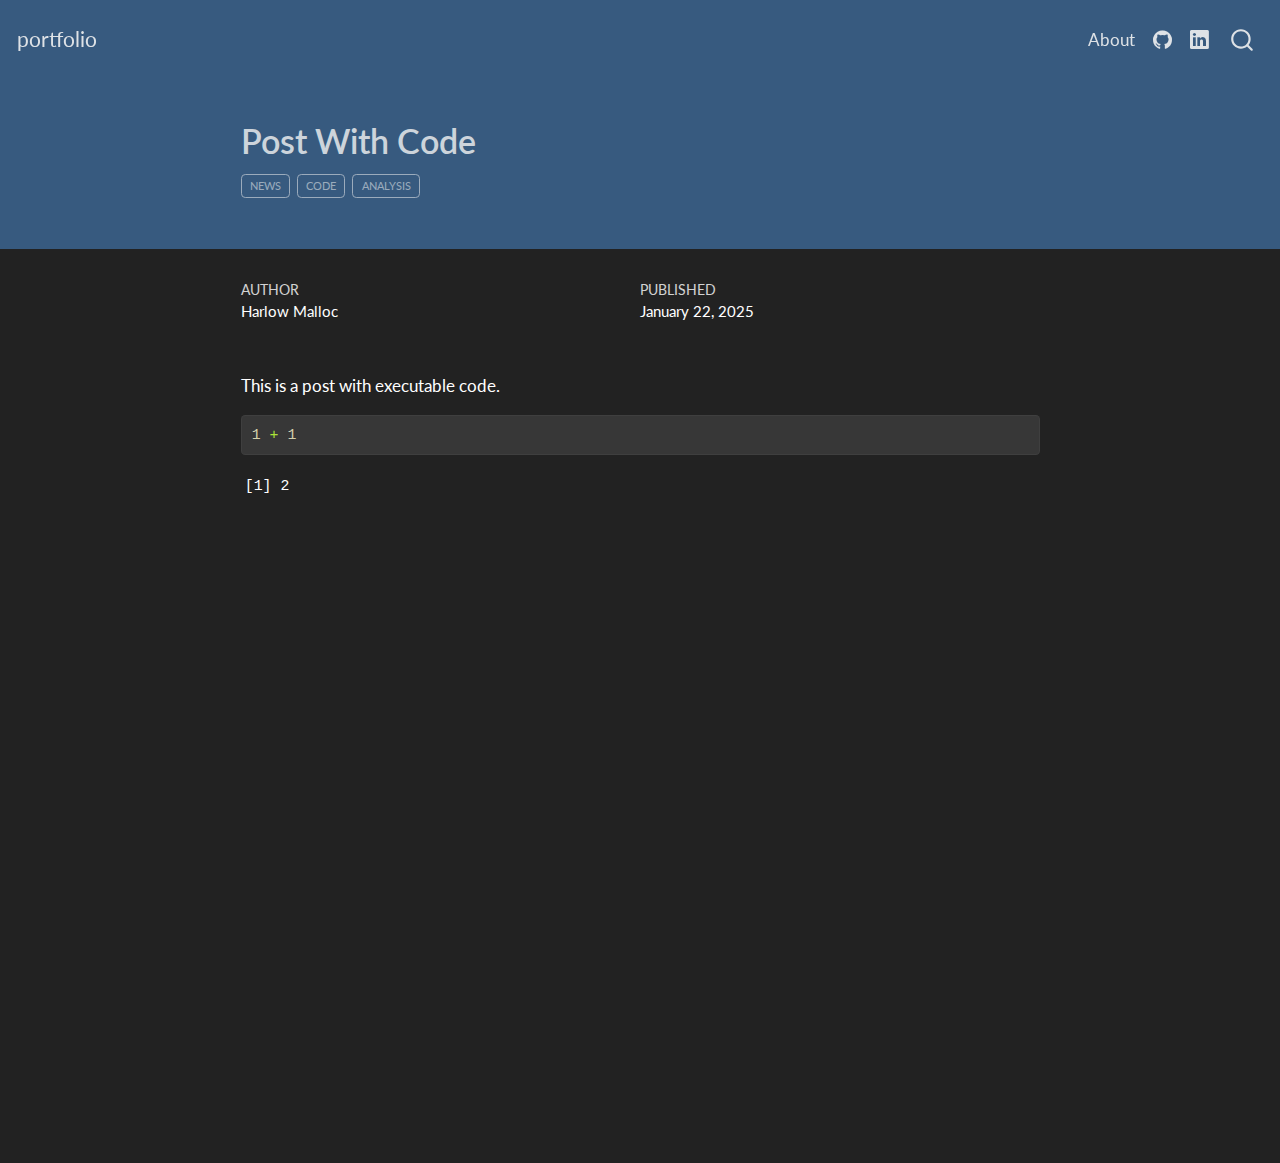
<file: docs/posts/post-with-code/index.html>
<!DOCTYPE html>
<html xmlns="http://www.w3.org/1999/xhtml" lang="en" xml:lang="en"><head>

<meta charset="utf-8">
<meta name="generator" content="quarto-1.3.353">

<meta name="viewport" content="width=device-width, initial-scale=1.0, user-scalable=yes">

<meta name="author" content="Harlow Malloc">
<meta name="dcterms.date" content="2025-01-22">

<title>portfolio - Post With Code</title>
<style>
code{white-space: pre-wrap;}
span.smallcaps{font-variant: small-caps;}
div.columns{display: flex; gap: min(4vw, 1.5em);}
div.column{flex: auto; overflow-x: auto;}
div.hanging-indent{margin-left: 1.5em; text-indent: -1.5em;}
ul.task-list{list-style: none;}
ul.task-list li input[type="checkbox"] {
  width: 0.8em;
  margin: 0 0.8em 0.2em -1em; /* quarto-specific, see https://github.com/quarto-dev/quarto-cli/issues/4556 */ 
  vertical-align: middle;
}
/* CSS for syntax highlighting */
pre > code.sourceCode { white-space: pre; position: relative; }
pre > code.sourceCode > span { display: inline-block; line-height: 1.25; }
pre > code.sourceCode > span:empty { height: 1.2em; }
.sourceCode { overflow: visible; }
code.sourceCode > span { color: inherit; text-decoration: inherit; }
div.sourceCode { margin: 1em 0; }
pre.sourceCode { margin: 0; }
@media screen {
div.sourceCode { overflow: auto; }
}
@media print {
pre > code.sourceCode { white-space: pre-wrap; }
pre > code.sourceCode > span { text-indent: -5em; padding-left: 5em; }
}
pre.numberSource code
  { counter-reset: source-line 0; }
pre.numberSource code > span
  { position: relative; left: -4em; counter-increment: source-line; }
pre.numberSource code > span > a:first-child::before
  { content: counter(source-line);
    position: relative; left: -1em; text-align: right; vertical-align: baseline;
    border: none; display: inline-block;
    -webkit-touch-callout: none; -webkit-user-select: none;
    -khtml-user-select: none; -moz-user-select: none;
    -ms-user-select: none; user-select: none;
    padding: 0 4px; width: 4em;
  }
pre.numberSource { margin-left: 3em;  padding-left: 4px; }
div.sourceCode
  {   }
@media screen {
pre > code.sourceCode > span > a:first-child::before { text-decoration: underline; }
}
</style>


<script src="../../site_libs/quarto-nav/quarto-nav.js"></script>
<script src="../../site_libs/quarto-nav/headroom.min.js"></script>
<script src="../../site_libs/clipboard/clipboard.min.js"></script>
<script src="../../site_libs/quarto-search/autocomplete.umd.js"></script>
<script src="../../site_libs/quarto-search/fuse.min.js"></script>
<script src="../../site_libs/quarto-search/quarto-search.js"></script>
<meta name="quarto:offset" content="../../">
<script src="../../site_libs/quarto-html/quarto.js"></script>
<script src="../../site_libs/quarto-html/popper.min.js"></script>
<script src="../../site_libs/quarto-html/tippy.umd.min.js"></script>
<script src="../../site_libs/quarto-html/anchor.min.js"></script>
<link href="../../site_libs/quarto-html/tippy.css" rel="stylesheet">
<link href="../../site_libs/quarto-html/quarto-syntax-highlighting-dark.css" rel="stylesheet" id="quarto-text-highlighting-styles">
<script src="../../site_libs/bootstrap/bootstrap.min.js"></script>
<link href="../../site_libs/bootstrap/bootstrap-icons.css" rel="stylesheet">
<link href="../../site_libs/bootstrap/bootstrap.min.css" rel="stylesheet" id="quarto-bootstrap" data-mode="dark">
<script id="quarto-search-options" type="application/json">{
  "location": "navbar",
  "copy-button": false,
  "collapse-after": 3,
  "panel-placement": "end",
  "type": "overlay",
  "limit": 20,
  "language": {
    "search-no-results-text": "No results",
    "search-matching-documents-text": "matching documents",
    "search-copy-link-title": "Copy link to search",
    "search-hide-matches-text": "Hide additional matches",
    "search-more-match-text": "more match in this document",
    "search-more-matches-text": "more matches in this document",
    "search-clear-button-title": "Clear",
    "search-detached-cancel-button-title": "Cancel",
    "search-submit-button-title": "Submit"
  }
}</script>


<link rel="stylesheet" href="../../styles.css">
</head>

<body class="nav-fixed fullcontent">

<div id="quarto-search-results"></div>
  <header id="quarto-header" class="headroom fixed-top">
    <nav class="navbar navbar-expand-lg navbar-dark ">
      <div class="navbar-container container-fluid">
      <div class="navbar-brand-container">
    <a class="navbar-brand" href="../../index.html">
    <span class="navbar-title">portfolio</span>
    </a>
  </div>
            <div id="quarto-search" class="" title="Search"></div>
          <button class="navbar-toggler" type="button" data-bs-toggle="collapse" data-bs-target="#navbarCollapse" aria-controls="navbarCollapse" aria-expanded="false" aria-label="Toggle navigation" onclick="if (window.quartoToggleHeadroom) { window.quartoToggleHeadroom(); }">
  <span class="navbar-toggler-icon"></span>
</button>
          <div class="collapse navbar-collapse" id="navbarCollapse">
            <ul class="navbar-nav navbar-nav-scroll ms-auto">
  <li class="nav-item">
    <a class="nav-link" href="../../about.html" rel="" target="">
 <span class="menu-text">About</span></a>
  </li>  
  <li class="nav-item compact">
    <a class="nav-link" href="https://github.com/mfehr34" rel="" target=""><i class="bi bi-github" role="img">
</i> 
 <span class="menu-text"></span></a>
  </li>  
  <li class="nav-item compact">
    <a class="nav-link" href="https://www.linkedin.com/in/mitchell-fehr-491394292" rel="" target=""><i class="bi bi-linkedin" role="img">
</i> 
 <span class="menu-text"></span></a>
  </li>  
</ul>
            <div class="quarto-navbar-tools">
</div>
          </div> <!-- /navcollapse -->
      </div> <!-- /container-fluid -->
    </nav>
</header>
<!-- content -->
<header id="title-block-header" class="quarto-title-block default page-columns page-full">
  <div class="quarto-title-banner page-columns page-full">
    <div class="quarto-title column-body">
      <h1 class="title">Post With Code</h1>
                                <div class="quarto-categories">
                <div class="quarto-category">news</div>
                <div class="quarto-category">code</div>
                <div class="quarto-category">analysis</div>
              </div>
                  </div>
  </div>
    
  
  <div class="quarto-title-meta">

      <div>
      <div class="quarto-title-meta-heading">Author</div>
      <div class="quarto-title-meta-contents">
               <p>Harlow Malloc </p>
            </div>
    </div>
      
      <div>
      <div class="quarto-title-meta-heading">Published</div>
      <div class="quarto-title-meta-contents">
        <p class="date">January 22, 2025</p>
      </div>
    </div>
    
      
    </div>
    
  
  </header><div id="quarto-content" class="quarto-container page-columns page-rows-contents page-layout-article page-navbar">
<!-- sidebar -->
<!-- margin-sidebar -->
    
<!-- main -->
<main class="content quarto-banner-title-block" id="quarto-document-content">




<p>This is a post with executable code.</p>
<div class="cell">
<div class="sourceCode cell-code" id="cb1"><pre class="sourceCode r code-with-copy"><code class="sourceCode r"><span id="cb1-1"><a href="#cb1-1" aria-hidden="true" tabindex="-1"></a><span class="dv">1</span> <span class="sc">+</span> <span class="dv">1</span></span></code><button title="Copy to Clipboard" class="code-copy-button"><i class="bi"></i></button></pre></div>
<div class="cell-output cell-output-stdout">
<pre><code>[1] 2</code></pre>
</div>
</div>



</main> <!-- /main -->
<script id="quarto-html-after-body" type="application/javascript">
window.document.addEventListener("DOMContentLoaded", function (event) {
  const toggleBodyColorMode = (bsSheetEl) => {
    const mode = bsSheetEl.getAttribute("data-mode");
    const bodyEl = window.document.querySelector("body");
    if (mode === "dark") {
      bodyEl.classList.add("quarto-dark");
      bodyEl.classList.remove("quarto-light");
    } else {
      bodyEl.classList.add("quarto-light");
      bodyEl.classList.remove("quarto-dark");
    }
  }
  const toggleBodyColorPrimary = () => {
    const bsSheetEl = window.document.querySelector("link#quarto-bootstrap");
    if (bsSheetEl) {
      toggleBodyColorMode(bsSheetEl);
    }
  }
  toggleBodyColorPrimary();  
  const icon = "";
  const anchorJS = new window.AnchorJS();
  anchorJS.options = {
    placement: 'right',
    icon: icon
  };
  anchorJS.add('.anchored');
  const isCodeAnnotation = (el) => {
    for (const clz of el.classList) {
      if (clz.startsWith('code-annotation-')) {                     
        return true;
      }
    }
    return false;
  }
  const clipboard = new window.ClipboardJS('.code-copy-button', {
    text: function(trigger) {
      const codeEl = trigger.previousElementSibling.cloneNode(true);
      for (const childEl of codeEl.children) {
        if (isCodeAnnotation(childEl)) {
          childEl.remove();
        }
      }
      return codeEl.innerText;
    }
  });
  clipboard.on('success', function(e) {
    // button target
    const button = e.trigger;
    // don't keep focus
    button.blur();
    // flash "checked"
    button.classList.add('code-copy-button-checked');
    var currentTitle = button.getAttribute("title");
    button.setAttribute("title", "Copied!");
    let tooltip;
    if (window.bootstrap) {
      button.setAttribute("data-bs-toggle", "tooltip");
      button.setAttribute("data-bs-placement", "left");
      button.setAttribute("data-bs-title", "Copied!");
      tooltip = new bootstrap.Tooltip(button, 
        { trigger: "manual", 
          customClass: "code-copy-button-tooltip",
          offset: [0, -8]});
      tooltip.show();    
    }
    setTimeout(function() {
      if (tooltip) {
        tooltip.hide();
        button.removeAttribute("data-bs-title");
        button.removeAttribute("data-bs-toggle");
        button.removeAttribute("data-bs-placement");
      }
      button.setAttribute("title", currentTitle);
      button.classList.remove('code-copy-button-checked');
    }, 1000);
    // clear code selection
    e.clearSelection();
  });
  function tippyHover(el, contentFn) {
    const config = {
      allowHTML: true,
      content: contentFn,
      maxWidth: 500,
      delay: 100,
      arrow: false,
      appendTo: function(el) {
          return el.parentElement;
      },
      interactive: true,
      interactiveBorder: 10,
      theme: 'quarto',
      placement: 'bottom-start'
    };
    window.tippy(el, config); 
  }
  const noterefs = window.document.querySelectorAll('a[role="doc-noteref"]');
  for (var i=0; i<noterefs.length; i++) {
    const ref = noterefs[i];
    tippyHover(ref, function() {
      // use id or data attribute instead here
      let href = ref.getAttribute('data-footnote-href') || ref.getAttribute('href');
      try { href = new URL(href).hash; } catch {}
      const id = href.replace(/^#\/?/, "");
      const note = window.document.getElementById(id);
      return note.innerHTML;
    });
  }
      let selectedAnnoteEl;
      const selectorForAnnotation = ( cell, annotation) => {
        let cellAttr = 'data-code-cell="' + cell + '"';
        let lineAttr = 'data-code-annotation="' +  annotation + '"';
        const selector = 'span[' + cellAttr + '][' + lineAttr + ']';
        return selector;
      }
      const selectCodeLines = (annoteEl) => {
        const doc = window.document;
        const targetCell = annoteEl.getAttribute("data-target-cell");
        const targetAnnotation = annoteEl.getAttribute("data-target-annotation");
        const annoteSpan = window.document.querySelector(selectorForAnnotation(targetCell, targetAnnotation));
        const lines = annoteSpan.getAttribute("data-code-lines").split(",");
        const lineIds = lines.map((line) => {
          return targetCell + "-" + line;
        })
        let top = null;
        let height = null;
        let parent = null;
        if (lineIds.length > 0) {
            //compute the position of the single el (top and bottom and make a div)
            const el = window.document.getElementById(lineIds[0]);
            top = el.offsetTop;
            height = el.offsetHeight;
            parent = el.parentElement.parentElement;
          if (lineIds.length > 1) {
            const lastEl = window.document.getElementById(lineIds[lineIds.length - 1]);
            const bottom = lastEl.offsetTop + lastEl.offsetHeight;
            height = bottom - top;
          }
          if (top !== null && height !== null && parent !== null) {
            // cook up a div (if necessary) and position it 
            let div = window.document.getElementById("code-annotation-line-highlight");
            if (div === null) {
              div = window.document.createElement("div");
              div.setAttribute("id", "code-annotation-line-highlight");
              div.style.position = 'absolute';
              parent.appendChild(div);
            }
            div.style.top = top - 2 + "px";
            div.style.height = height + 4 + "px";
            let gutterDiv = window.document.getElementById("code-annotation-line-highlight-gutter");
            if (gutterDiv === null) {
              gutterDiv = window.document.createElement("div");
              gutterDiv.setAttribute("id", "code-annotation-line-highlight-gutter");
              gutterDiv.style.position = 'absolute';
              const codeCell = window.document.getElementById(targetCell);
              const gutter = codeCell.querySelector('.code-annotation-gutter');
              gutter.appendChild(gutterDiv);
            }
            gutterDiv.style.top = top - 2 + "px";
            gutterDiv.style.height = height + 4 + "px";
          }
          selectedAnnoteEl = annoteEl;
        }
      };
      const unselectCodeLines = () => {
        const elementsIds = ["code-annotation-line-highlight", "code-annotation-line-highlight-gutter"];
        elementsIds.forEach((elId) => {
          const div = window.document.getElementById(elId);
          if (div) {
            div.remove();
          }
        });
        selectedAnnoteEl = undefined;
      };
      // Attach click handler to the DT
      const annoteDls = window.document.querySelectorAll('dt[data-target-cell]');
      for (const annoteDlNode of annoteDls) {
        annoteDlNode.addEventListener('click', (event) => {
          const clickedEl = event.target;
          if (clickedEl !== selectedAnnoteEl) {
            unselectCodeLines();
            const activeEl = window.document.querySelector('dt[data-target-cell].code-annotation-active');
            if (activeEl) {
              activeEl.classList.remove('code-annotation-active');
            }
            selectCodeLines(clickedEl);
            clickedEl.classList.add('code-annotation-active');
          } else {
            // Unselect the line
            unselectCodeLines();
            clickedEl.classList.remove('code-annotation-active');
          }
        });
      }
  const findCites = (el) => {
    const parentEl = el.parentElement;
    if (parentEl) {
      const cites = parentEl.dataset.cites;
      if (cites) {
        return {
          el,
          cites: cites.split(' ')
        };
      } else {
        return findCites(el.parentElement)
      }
    } else {
      return undefined;
    }
  };
  var bibliorefs = window.document.querySelectorAll('a[role="doc-biblioref"]');
  for (var i=0; i<bibliorefs.length; i++) {
    const ref = bibliorefs[i];
    const citeInfo = findCites(ref);
    if (citeInfo) {
      tippyHover(citeInfo.el, function() {
        var popup = window.document.createElement('div');
        citeInfo.cites.forEach(function(cite) {
          var citeDiv = window.document.createElement('div');
          citeDiv.classList.add('hanging-indent');
          citeDiv.classList.add('csl-entry');
          var biblioDiv = window.document.getElementById('ref-' + cite);
          if (biblioDiv) {
            citeDiv.innerHTML = biblioDiv.innerHTML;
          }
          popup.appendChild(citeDiv);
        });
        return popup.innerHTML;
      });
    }
  }
});
</script>
</div> <!-- /content -->



</body></html>
</file>
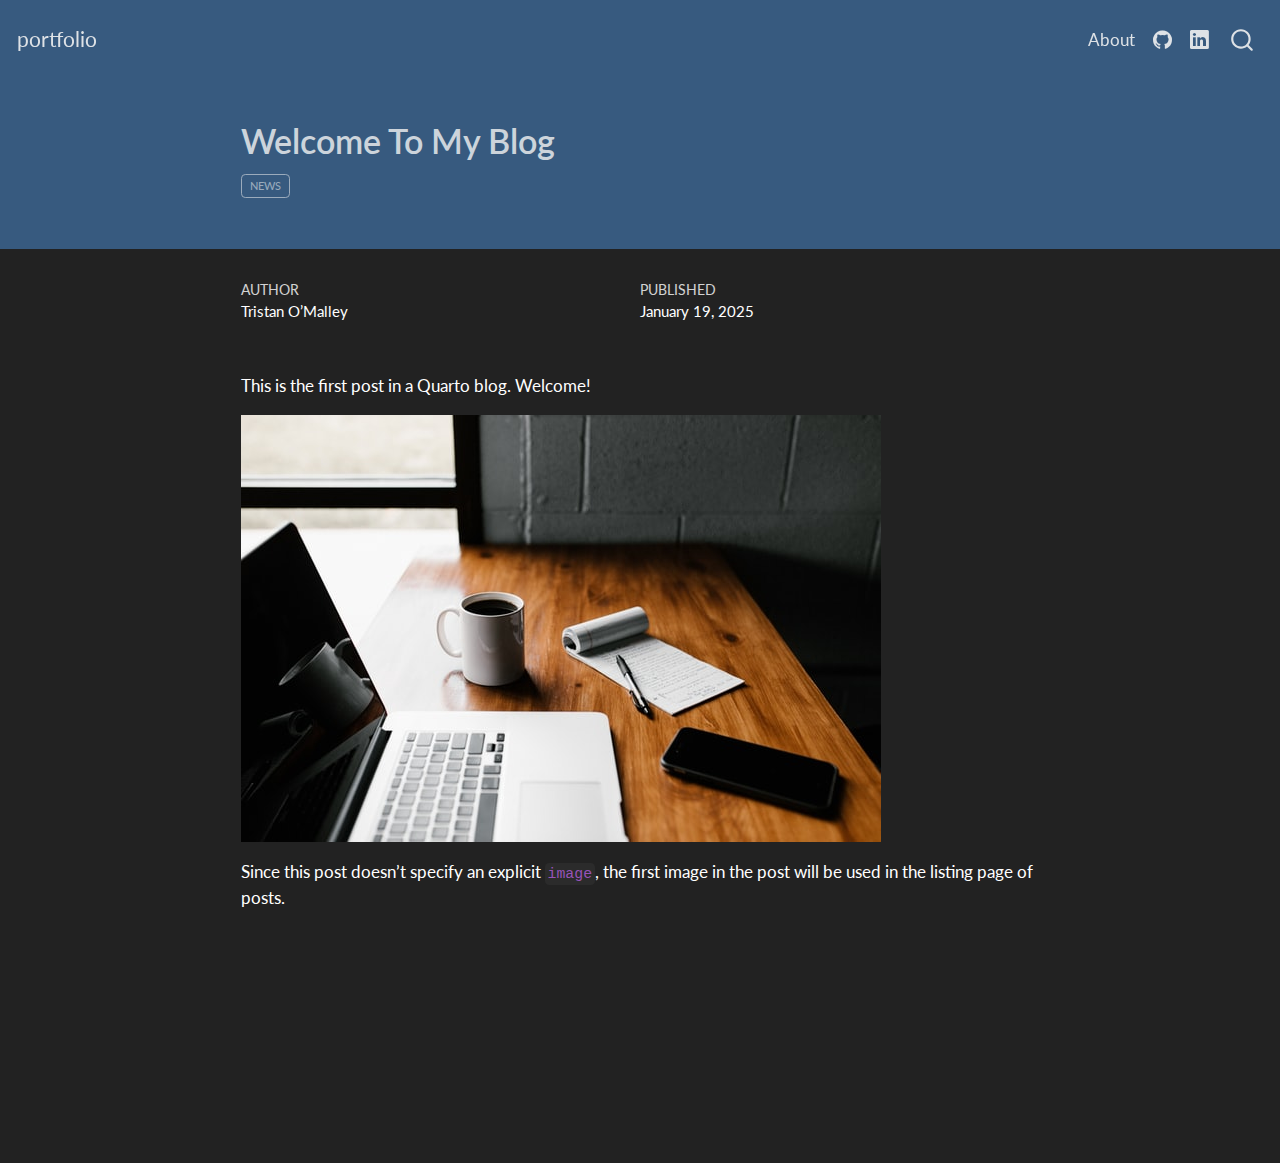
<file: docs/posts/welcome/index.html>
<!DOCTYPE html>
<html xmlns="http://www.w3.org/1999/xhtml" lang="en" xml:lang="en"><head>

<meta charset="utf-8">
<meta name="generator" content="quarto-1.3.353">

<meta name="viewport" content="width=device-width, initial-scale=1.0, user-scalable=yes">

<meta name="author" content="Tristan O’Malley">
<meta name="dcterms.date" content="2025-01-19">

<title>portfolio - Welcome To My Blog</title>
<style>
code{white-space: pre-wrap;}
span.smallcaps{font-variant: small-caps;}
div.columns{display: flex; gap: min(4vw, 1.5em);}
div.column{flex: auto; overflow-x: auto;}
div.hanging-indent{margin-left: 1.5em; text-indent: -1.5em;}
ul.task-list{list-style: none;}
ul.task-list li input[type="checkbox"] {
  width: 0.8em;
  margin: 0 0.8em 0.2em -1em; /* quarto-specific, see https://github.com/quarto-dev/quarto-cli/issues/4556 */ 
  vertical-align: middle;
}
</style>


<script src="../../site_libs/quarto-nav/quarto-nav.js"></script>
<script src="../../site_libs/quarto-nav/headroom.min.js"></script>
<script src="../../site_libs/clipboard/clipboard.min.js"></script>
<script src="../../site_libs/quarto-search/autocomplete.umd.js"></script>
<script src="../../site_libs/quarto-search/fuse.min.js"></script>
<script src="../../site_libs/quarto-search/quarto-search.js"></script>
<meta name="quarto:offset" content="../../">
<script src="../../site_libs/quarto-html/quarto.js"></script>
<script src="../../site_libs/quarto-html/popper.min.js"></script>
<script src="../../site_libs/quarto-html/tippy.umd.min.js"></script>
<script src="../../site_libs/quarto-html/anchor.min.js"></script>
<link href="../../site_libs/quarto-html/tippy.css" rel="stylesheet">
<link href="../../site_libs/quarto-html/quarto-syntax-highlighting-dark.css" rel="stylesheet" id="quarto-text-highlighting-styles">
<script src="../../site_libs/bootstrap/bootstrap.min.js"></script>
<link href="../../site_libs/bootstrap/bootstrap-icons.css" rel="stylesheet">
<link href="../../site_libs/bootstrap/bootstrap.min.css" rel="stylesheet" id="quarto-bootstrap" data-mode="dark">
<script id="quarto-search-options" type="application/json">{
  "location": "navbar",
  "copy-button": false,
  "collapse-after": 3,
  "panel-placement": "end",
  "type": "overlay",
  "limit": 20,
  "language": {
    "search-no-results-text": "No results",
    "search-matching-documents-text": "matching documents",
    "search-copy-link-title": "Copy link to search",
    "search-hide-matches-text": "Hide additional matches",
    "search-more-match-text": "more match in this document",
    "search-more-matches-text": "more matches in this document",
    "search-clear-button-title": "Clear",
    "search-detached-cancel-button-title": "Cancel",
    "search-submit-button-title": "Submit"
  }
}</script>


<link rel="stylesheet" href="../../styles.css">
</head>

<body class="nav-fixed fullcontent">

<div id="quarto-search-results"></div>
  <header id="quarto-header" class="headroom fixed-top">
    <nav class="navbar navbar-expand-lg navbar-dark ">
      <div class="navbar-container container-fluid">
      <div class="navbar-brand-container">
    <a class="navbar-brand" href="../../index.html">
    <span class="navbar-title">portfolio</span>
    </a>
  </div>
            <div id="quarto-search" class="" title="Search"></div>
          <button class="navbar-toggler" type="button" data-bs-toggle="collapse" data-bs-target="#navbarCollapse" aria-controls="navbarCollapse" aria-expanded="false" aria-label="Toggle navigation" onclick="if (window.quartoToggleHeadroom) { window.quartoToggleHeadroom(); }">
  <span class="navbar-toggler-icon"></span>
</button>
          <div class="collapse navbar-collapse" id="navbarCollapse">
            <ul class="navbar-nav navbar-nav-scroll ms-auto">
  <li class="nav-item">
    <a class="nav-link" href="../../about.html" rel="" target="">
 <span class="menu-text">About</span></a>
  </li>  
  <li class="nav-item compact">
    <a class="nav-link" href="https://github.com/mfehr34" rel="" target=""><i class="bi bi-github" role="img">
</i> 
 <span class="menu-text"></span></a>
  </li>  
  <li class="nav-item compact">
    <a class="nav-link" href="https://www.linkedin.com/in/mitchell-fehr-491394292" rel="" target=""><i class="bi bi-linkedin" role="img">
</i> 
 <span class="menu-text"></span></a>
  </li>  
</ul>
            <div class="quarto-navbar-tools">
</div>
          </div> <!-- /navcollapse -->
      </div> <!-- /container-fluid -->
    </nav>
</header>
<!-- content -->
<header id="title-block-header" class="quarto-title-block default page-columns page-full">
  <div class="quarto-title-banner page-columns page-full">
    <div class="quarto-title column-body">
      <h1 class="title">Welcome To My Blog</h1>
                                <div class="quarto-categories">
                <div class="quarto-category">news</div>
              </div>
                  </div>
  </div>
    
  
  <div class="quarto-title-meta">

      <div>
      <div class="quarto-title-meta-heading">Author</div>
      <div class="quarto-title-meta-contents">
               <p>Tristan O’Malley </p>
            </div>
    </div>
      
      <div>
      <div class="quarto-title-meta-heading">Published</div>
      <div class="quarto-title-meta-contents">
        <p class="date">January 19, 2025</p>
      </div>
    </div>
    
      
    </div>
    
  
  </header><div id="quarto-content" class="quarto-container page-columns page-rows-contents page-layout-article page-navbar">
<!-- sidebar -->
<!-- margin-sidebar -->
    
<!-- main -->
<main class="content quarto-banner-title-block" id="quarto-document-content">




<p>This is the first post in a Quarto blog. Welcome!</p>
<p><img src="thumbnail.jpg" class="img-fluid"></p>
<p>Since this post doesn’t specify an explicit <code>image</code>, the first image in the post will be used in the listing page of posts.</p>



</main> <!-- /main -->
<script id="quarto-html-after-body" type="application/javascript">
window.document.addEventListener("DOMContentLoaded", function (event) {
  const toggleBodyColorMode = (bsSheetEl) => {
    const mode = bsSheetEl.getAttribute("data-mode");
    const bodyEl = window.document.querySelector("body");
    if (mode === "dark") {
      bodyEl.classList.add("quarto-dark");
      bodyEl.classList.remove("quarto-light");
    } else {
      bodyEl.classList.add("quarto-light");
      bodyEl.classList.remove("quarto-dark");
    }
  }
  const toggleBodyColorPrimary = () => {
    const bsSheetEl = window.document.querySelector("link#quarto-bootstrap");
    if (bsSheetEl) {
      toggleBodyColorMode(bsSheetEl);
    }
  }
  toggleBodyColorPrimary();  
  const icon = "";
  const anchorJS = new window.AnchorJS();
  anchorJS.options = {
    placement: 'right',
    icon: icon
  };
  anchorJS.add('.anchored');
  const isCodeAnnotation = (el) => {
    for (const clz of el.classList) {
      if (clz.startsWith('code-annotation-')) {                     
        return true;
      }
    }
    return false;
  }
  const clipboard = new window.ClipboardJS('.code-copy-button', {
    text: function(trigger) {
      const codeEl = trigger.previousElementSibling.cloneNode(true);
      for (const childEl of codeEl.children) {
        if (isCodeAnnotation(childEl)) {
          childEl.remove();
        }
      }
      return codeEl.innerText;
    }
  });
  clipboard.on('success', function(e) {
    // button target
    const button = e.trigger;
    // don't keep focus
    button.blur();
    // flash "checked"
    button.classList.add('code-copy-button-checked');
    var currentTitle = button.getAttribute("title");
    button.setAttribute("title", "Copied!");
    let tooltip;
    if (window.bootstrap) {
      button.setAttribute("data-bs-toggle", "tooltip");
      button.setAttribute("data-bs-placement", "left");
      button.setAttribute("data-bs-title", "Copied!");
      tooltip = new bootstrap.Tooltip(button, 
        { trigger: "manual", 
          customClass: "code-copy-button-tooltip",
          offset: [0, -8]});
      tooltip.show();    
    }
    setTimeout(function() {
      if (tooltip) {
        tooltip.hide();
        button.removeAttribute("data-bs-title");
        button.removeAttribute("data-bs-toggle");
        button.removeAttribute("data-bs-placement");
      }
      button.setAttribute("title", currentTitle);
      button.classList.remove('code-copy-button-checked');
    }, 1000);
    // clear code selection
    e.clearSelection();
  });
  function tippyHover(el, contentFn) {
    const config = {
      allowHTML: true,
      content: contentFn,
      maxWidth: 500,
      delay: 100,
      arrow: false,
      appendTo: function(el) {
          return el.parentElement;
      },
      interactive: true,
      interactiveBorder: 10,
      theme: 'quarto',
      placement: 'bottom-start'
    };
    window.tippy(el, config); 
  }
  const noterefs = window.document.querySelectorAll('a[role="doc-noteref"]');
  for (var i=0; i<noterefs.length; i++) {
    const ref = noterefs[i];
    tippyHover(ref, function() {
      // use id or data attribute instead here
      let href = ref.getAttribute('data-footnote-href') || ref.getAttribute('href');
      try { href = new URL(href).hash; } catch {}
      const id = href.replace(/^#\/?/, "");
      const note = window.document.getElementById(id);
      return note.innerHTML;
    });
  }
      let selectedAnnoteEl;
      const selectorForAnnotation = ( cell, annotation) => {
        let cellAttr = 'data-code-cell="' + cell + '"';
        let lineAttr = 'data-code-annotation="' +  annotation + '"';
        const selector = 'span[' + cellAttr + '][' + lineAttr + ']';
        return selector;
      }
      const selectCodeLines = (annoteEl) => {
        const doc = window.document;
        const targetCell = annoteEl.getAttribute("data-target-cell");
        const targetAnnotation = annoteEl.getAttribute("data-target-annotation");
        const annoteSpan = window.document.querySelector(selectorForAnnotation(targetCell, targetAnnotation));
        const lines = annoteSpan.getAttribute("data-code-lines").split(",");
        const lineIds = lines.map((line) => {
          return targetCell + "-" + line;
        })
        let top = null;
        let height = null;
        let parent = null;
        if (lineIds.length > 0) {
            //compute the position of the single el (top and bottom and make a div)
            const el = window.document.getElementById(lineIds[0]);
            top = el.offsetTop;
            height = el.offsetHeight;
            parent = el.parentElement.parentElement;
          if (lineIds.length > 1) {
            const lastEl = window.document.getElementById(lineIds[lineIds.length - 1]);
            const bottom = lastEl.offsetTop + lastEl.offsetHeight;
            height = bottom - top;
          }
          if (top !== null && height !== null && parent !== null) {
            // cook up a div (if necessary) and position it 
            let div = window.document.getElementById("code-annotation-line-highlight");
            if (div === null) {
              div = window.document.createElement("div");
              div.setAttribute("id", "code-annotation-line-highlight");
              div.style.position = 'absolute';
              parent.appendChild(div);
            }
            div.style.top = top - 2 + "px";
            div.style.height = height + 4 + "px";
            let gutterDiv = window.document.getElementById("code-annotation-line-highlight-gutter");
            if (gutterDiv === null) {
              gutterDiv = window.document.createElement("div");
              gutterDiv.setAttribute("id", "code-annotation-line-highlight-gutter");
              gutterDiv.style.position = 'absolute';
              const codeCell = window.document.getElementById(targetCell);
              const gutter = codeCell.querySelector('.code-annotation-gutter');
              gutter.appendChild(gutterDiv);
            }
            gutterDiv.style.top = top - 2 + "px";
            gutterDiv.style.height = height + 4 + "px";
          }
          selectedAnnoteEl = annoteEl;
        }
      };
      const unselectCodeLines = () => {
        const elementsIds = ["code-annotation-line-highlight", "code-annotation-line-highlight-gutter"];
        elementsIds.forEach((elId) => {
          const div = window.document.getElementById(elId);
          if (div) {
            div.remove();
          }
        });
        selectedAnnoteEl = undefined;
      };
      // Attach click handler to the DT
      const annoteDls = window.document.querySelectorAll('dt[data-target-cell]');
      for (const annoteDlNode of annoteDls) {
        annoteDlNode.addEventListener('click', (event) => {
          const clickedEl = event.target;
          if (clickedEl !== selectedAnnoteEl) {
            unselectCodeLines();
            const activeEl = window.document.querySelector('dt[data-target-cell].code-annotation-active');
            if (activeEl) {
              activeEl.classList.remove('code-annotation-active');
            }
            selectCodeLines(clickedEl);
            clickedEl.classList.add('code-annotation-active');
          } else {
            // Unselect the line
            unselectCodeLines();
            clickedEl.classList.remove('code-annotation-active');
          }
        });
      }
  const findCites = (el) => {
    const parentEl = el.parentElement;
    if (parentEl) {
      const cites = parentEl.dataset.cites;
      if (cites) {
        return {
          el,
          cites: cites.split(' ')
        };
      } else {
        return findCites(el.parentElement)
      }
    } else {
      return undefined;
    }
  };
  var bibliorefs = window.document.querySelectorAll('a[role="doc-biblioref"]');
  for (var i=0; i<bibliorefs.length; i++) {
    const ref = bibliorefs[i];
    const citeInfo = findCites(ref);
    if (citeInfo) {
      tippyHover(citeInfo.el, function() {
        var popup = window.document.createElement('div');
        citeInfo.cites.forEach(function(cite) {
          var citeDiv = window.document.createElement('div');
          citeDiv.classList.add('hanging-indent');
          citeDiv.classList.add('csl-entry');
          var biblioDiv = window.document.getElementById('ref-' + cite);
          if (biblioDiv) {
            citeDiv.innerHTML = biblioDiv.innerHTML;
          }
          popup.appendChild(citeDiv);
        });
        return popup.innerHTML;
      });
    }
  }
});
</script>
</div> <!-- /content -->



</body></html>
</file>
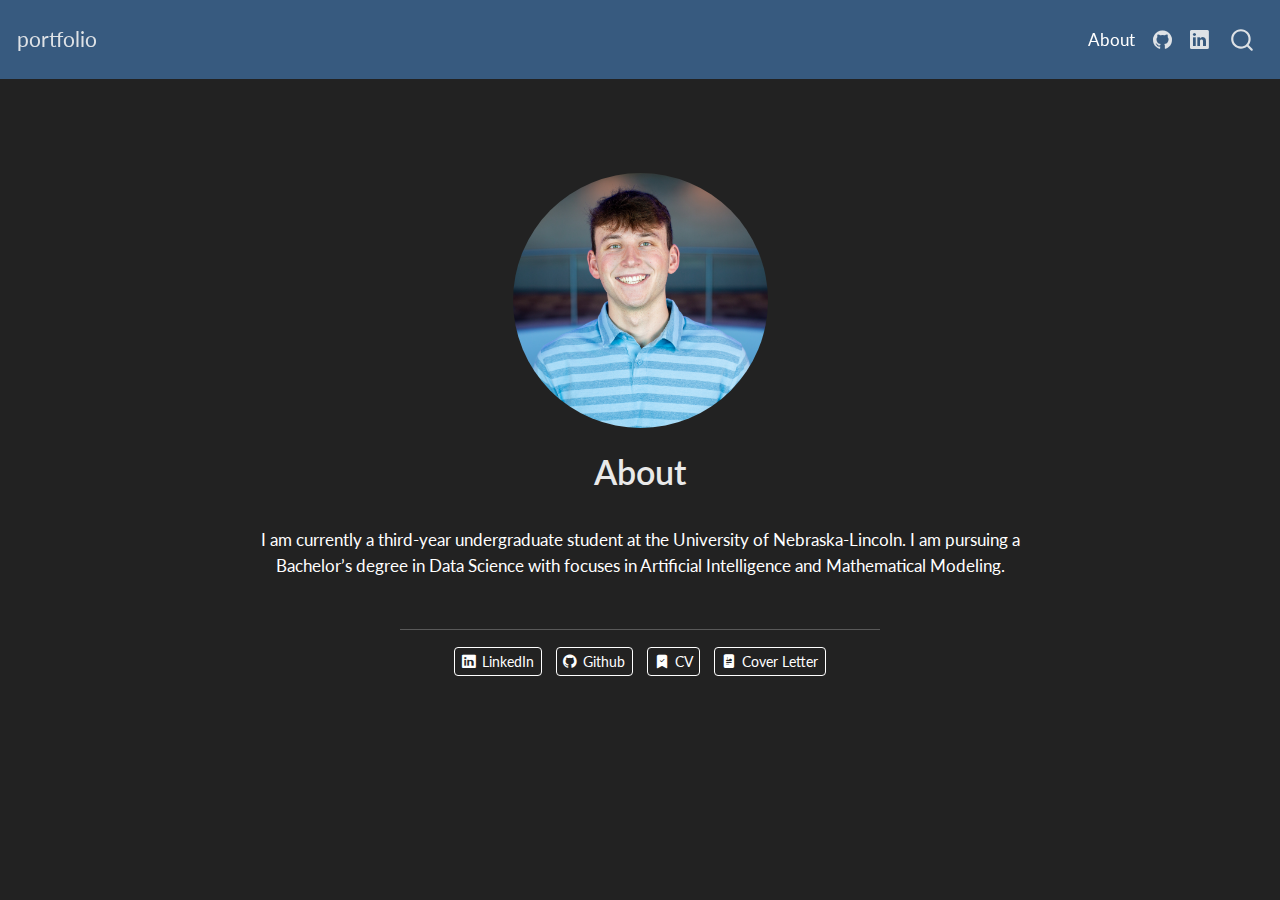
<file: docs/about.html>
<!DOCTYPE html>
<html xmlns="http://www.w3.org/1999/xhtml" lang="en" xml:lang="en"><head>

<meta charset="utf-8">
<meta name="generator" content="quarto-1.3.353">

<meta name="viewport" content="width=device-width, initial-scale=1.0, user-scalable=yes">


<title>portfolio - About</title>
<style>
code{white-space: pre-wrap;}
span.smallcaps{font-variant: small-caps;}
div.columns{display: flex; gap: min(4vw, 1.5em);}
div.column{flex: auto; overflow-x: auto;}
div.hanging-indent{margin-left: 1.5em; text-indent: -1.5em;}
ul.task-list{list-style: none;}
ul.task-list li input[type="checkbox"] {
  width: 0.8em;
  margin: 0 0.8em 0.2em -1em; /* quarto-specific, see https://github.com/quarto-dev/quarto-cli/issues/4556 */ 
  vertical-align: middle;
}
</style>


<script src="site_libs/quarto-nav/quarto-nav.js"></script>
<script src="site_libs/quarto-nav/headroom.min.js"></script>
<script src="site_libs/clipboard/clipboard.min.js"></script>
<script src="site_libs/quarto-search/autocomplete.umd.js"></script>
<script src="site_libs/quarto-search/fuse.min.js"></script>
<script src="site_libs/quarto-search/quarto-search.js"></script>
<meta name="quarto:offset" content="./">
<script src="site_libs/quarto-html/quarto.js"></script>
<script src="site_libs/quarto-html/popper.min.js"></script>
<script src="site_libs/quarto-html/tippy.umd.min.js"></script>
<link href="site_libs/quarto-html/tippy.css" rel="stylesheet">
<link href="site_libs/quarto-html/quarto-syntax-highlighting-dark.css" rel="stylesheet" id="quarto-text-highlighting-styles">
<script src="site_libs/bootstrap/bootstrap.min.js"></script>
<link href="site_libs/bootstrap/bootstrap-icons.css" rel="stylesheet">
<link href="site_libs/bootstrap/bootstrap.min.css" rel="stylesheet" id="quarto-bootstrap" data-mode="dark">
<script id="quarto-search-options" type="application/json">{
  "location": "navbar",
  "copy-button": false,
  "collapse-after": 3,
  "panel-placement": "end",
  "type": "overlay",
  "limit": 20,
  "language": {
    "search-no-results-text": "No results",
    "search-matching-documents-text": "matching documents",
    "search-copy-link-title": "Copy link to search",
    "search-hide-matches-text": "Hide additional matches",
    "search-more-match-text": "more match in this document",
    "search-more-matches-text": "more matches in this document",
    "search-clear-button-title": "Clear",
    "search-detached-cancel-button-title": "Cancel",
    "search-submit-button-title": "Submit"
  }
}</script>


<link rel="stylesheet" href="styles.css">
</head>

<body class="nav-fixed fullcontent">

<div id="quarto-search-results"></div>
  <header id="quarto-header" class="headroom fixed-top">
    <nav class="navbar navbar-expand-lg navbar-dark ">
      <div class="navbar-container container-fluid">
      <div class="navbar-brand-container">
    <a class="navbar-brand" href="./index.html">
    <span class="navbar-title">portfolio</span>
    </a>
  </div>
            <div id="quarto-search" class="" title="Search"></div>
          <button class="navbar-toggler" type="button" data-bs-toggle="collapse" data-bs-target="#navbarCollapse" aria-controls="navbarCollapse" aria-expanded="false" aria-label="Toggle navigation" onclick="if (window.quartoToggleHeadroom) { window.quartoToggleHeadroom(); }">
  <span class="navbar-toggler-icon"></span>
</button>
          <div class="collapse navbar-collapse" id="navbarCollapse">
            <ul class="navbar-nav navbar-nav-scroll ms-auto">
  <li class="nav-item">
    <a class="nav-link active" href="./about.html" rel="" target="" aria-current="page">
 <span class="menu-text">About</span></a>
  </li>  
  <li class="nav-item compact">
    <a class="nav-link" href="https://github.com/mfehr34" rel="" target=""><i class="bi bi-github" role="img">
</i> 
 <span class="menu-text"></span></a>
  </li>  
  <li class="nav-item compact">
    <a class="nav-link" href="https://www.linkedin.com/in/mitchell-fehr-491394292" rel="" target=""><i class="bi bi-linkedin" role="img">
</i> 
 <span class="menu-text"></span></a>
  </li>  
</ul>
            <div class="quarto-navbar-tools">
</div>
          </div> <!-- /navcollapse -->
      </div> <!-- /container-fluid -->
    </nav>
</header>
<!-- content -->
<div id="quarto-content" class="quarto-container page-columns page-rows-contents page-layout-article page-navbar">
<!-- sidebar -->
<!-- margin-sidebar -->
    
<!-- main -->
<div class="quarto-about-jolla">
  <img src="Mitch Fehr-25.jpg" class="about-image
  round " style="height: 15em; width: 15em;">
 <header id="title-block-header" class="quarto-title-block default">
<div class="quarto-title">
<h1 class="title">About</h1>
</div>
<div class="quarto-title-meta">
  </div>
</header><main class="content" id="quarto-document-content">
<p>I am currently a third-year undergraduate student at the University of Nebraska-Lincoln. I am pursuing a Bachelor’s degree in Data Science with focuses in Artificial Intelligence and Mathematical Modeling.</p>


</main> 
  <hr class="about-sep">
   <div class="about-links">
  <a href="https://www.linkedin.com/in/mitchell-fehr-491394292" class="about-link" rel="" target="">
    <i class="bi bi-linkedin"></i>
     <span class="about-link-text">LinkedIn</span>
  </a>
  <a href="https://github.com/mfehr34" class="about-link" rel="" target="">
    <i class="bi bi-github"></i>
     <span class="about-link-text">Github</span>
  </a>
  <a href="https://mfehr34.github.io/resume/resume.pdf" class="about-link" rel="" target="">
    <i class="bi bi-bookmark-check-fill"></i>
     <span class="about-link-text">CV</span>
  </a>
  <a href="https://mfehr34.github.io/cover-letter/cover-letter.pdf" class="about-link" rel="" target="">
    <i class="bi bi-file-richtext-fill"></i>
     <span class="about-link-text">Cover Letter</span>
  </a>
</div>
</div>
 <!-- /main -->
<script id="quarto-html-after-body" type="application/javascript">
window.document.addEventListener("DOMContentLoaded", function (event) {
  const toggleBodyColorMode = (bsSheetEl) => {
    const mode = bsSheetEl.getAttribute("data-mode");
    const bodyEl = window.document.querySelector("body");
    if (mode === "dark") {
      bodyEl.classList.add("quarto-dark");
      bodyEl.classList.remove("quarto-light");
    } else {
      bodyEl.classList.add("quarto-light");
      bodyEl.classList.remove("quarto-dark");
    }
  }
  const toggleBodyColorPrimary = () => {
    const bsSheetEl = window.document.querySelector("link#quarto-bootstrap");
    if (bsSheetEl) {
      toggleBodyColorMode(bsSheetEl);
    }
  }
  toggleBodyColorPrimary();  
  const isCodeAnnotation = (el) => {
    for (const clz of el.classList) {
      if (clz.startsWith('code-annotation-')) {                     
        return true;
      }
    }
    return false;
  }
  const clipboard = new window.ClipboardJS('.code-copy-button', {
    text: function(trigger) {
      const codeEl = trigger.previousElementSibling.cloneNode(true);
      for (const childEl of codeEl.children) {
        if (isCodeAnnotation(childEl)) {
          childEl.remove();
        }
      }
      return codeEl.innerText;
    }
  });
  clipboard.on('success', function(e) {
    // button target
    const button = e.trigger;
    // don't keep focus
    button.blur();
    // flash "checked"
    button.classList.add('code-copy-button-checked');
    var currentTitle = button.getAttribute("title");
    button.setAttribute("title", "Copied!");
    let tooltip;
    if (window.bootstrap) {
      button.setAttribute("data-bs-toggle", "tooltip");
      button.setAttribute("data-bs-placement", "left");
      button.setAttribute("data-bs-title", "Copied!");
      tooltip = new bootstrap.Tooltip(button, 
        { trigger: "manual", 
          customClass: "code-copy-button-tooltip",
          offset: [0, -8]});
      tooltip.show();    
    }
    setTimeout(function() {
      if (tooltip) {
        tooltip.hide();
        button.removeAttribute("data-bs-title");
        button.removeAttribute("data-bs-toggle");
        button.removeAttribute("data-bs-placement");
      }
      button.setAttribute("title", currentTitle);
      button.classList.remove('code-copy-button-checked');
    }, 1000);
    // clear code selection
    e.clearSelection();
  });
  function tippyHover(el, contentFn) {
    const config = {
      allowHTML: true,
      content: contentFn,
      maxWidth: 500,
      delay: 100,
      arrow: false,
      appendTo: function(el) {
          return el.parentElement;
      },
      interactive: true,
      interactiveBorder: 10,
      theme: 'quarto',
      placement: 'bottom-start'
    };
    window.tippy(el, config); 
  }
  const noterefs = window.document.querySelectorAll('a[role="doc-noteref"]');
  for (var i=0; i<noterefs.length; i++) {
    const ref = noterefs[i];
    tippyHover(ref, function() {
      // use id or data attribute instead here
      let href = ref.getAttribute('data-footnote-href') || ref.getAttribute('href');
      try { href = new URL(href).hash; } catch {}
      const id = href.replace(/^#\/?/, "");
      const note = window.document.getElementById(id);
      return note.innerHTML;
    });
  }
      let selectedAnnoteEl;
      const selectorForAnnotation = ( cell, annotation) => {
        let cellAttr = 'data-code-cell="' + cell + '"';
        let lineAttr = 'data-code-annotation="' +  annotation + '"';
        const selector = 'span[' + cellAttr + '][' + lineAttr + ']';
        return selector;
      }
      const selectCodeLines = (annoteEl) => {
        const doc = window.document;
        const targetCell = annoteEl.getAttribute("data-target-cell");
        const targetAnnotation = annoteEl.getAttribute("data-target-annotation");
        const annoteSpan = window.document.querySelector(selectorForAnnotation(targetCell, targetAnnotation));
        const lines = annoteSpan.getAttribute("data-code-lines").split(",");
        const lineIds = lines.map((line) => {
          return targetCell + "-" + line;
        })
        let top = null;
        let height = null;
        let parent = null;
        if (lineIds.length > 0) {
            //compute the position of the single el (top and bottom and make a div)
            const el = window.document.getElementById(lineIds[0]);
            top = el.offsetTop;
            height = el.offsetHeight;
            parent = el.parentElement.parentElement;
          if (lineIds.length > 1) {
            const lastEl = window.document.getElementById(lineIds[lineIds.length - 1]);
            const bottom = lastEl.offsetTop + lastEl.offsetHeight;
            height = bottom - top;
          }
          if (top !== null && height !== null && parent !== null) {
            // cook up a div (if necessary) and position it 
            let div = window.document.getElementById("code-annotation-line-highlight");
            if (div === null) {
              div = window.document.createElement("div");
              div.setAttribute("id", "code-annotation-line-highlight");
              div.style.position = 'absolute';
              parent.appendChild(div);
            }
            div.style.top = top - 2 + "px";
            div.style.height = height + 4 + "px";
            let gutterDiv = window.document.getElementById("code-annotation-line-highlight-gutter");
            if (gutterDiv === null) {
              gutterDiv = window.document.createElement("div");
              gutterDiv.setAttribute("id", "code-annotation-line-highlight-gutter");
              gutterDiv.style.position = 'absolute';
              const codeCell = window.document.getElementById(targetCell);
              const gutter = codeCell.querySelector('.code-annotation-gutter');
              gutter.appendChild(gutterDiv);
            }
            gutterDiv.style.top = top - 2 + "px";
            gutterDiv.style.height = height + 4 + "px";
          }
          selectedAnnoteEl = annoteEl;
        }
      };
      const unselectCodeLines = () => {
        const elementsIds = ["code-annotation-line-highlight", "code-annotation-line-highlight-gutter"];
        elementsIds.forEach((elId) => {
          const div = window.document.getElementById(elId);
          if (div) {
            div.remove();
          }
        });
        selectedAnnoteEl = undefined;
      };
      // Attach click handler to the DT
      const annoteDls = window.document.querySelectorAll('dt[data-target-cell]');
      for (const annoteDlNode of annoteDls) {
        annoteDlNode.addEventListener('click', (event) => {
          const clickedEl = event.target;
          if (clickedEl !== selectedAnnoteEl) {
            unselectCodeLines();
            const activeEl = window.document.querySelector('dt[data-target-cell].code-annotation-active');
            if (activeEl) {
              activeEl.classList.remove('code-annotation-active');
            }
            selectCodeLines(clickedEl);
            clickedEl.classList.add('code-annotation-active');
          } else {
            // Unselect the line
            unselectCodeLines();
            clickedEl.classList.remove('code-annotation-active');
          }
        });
      }
  const findCites = (el) => {
    const parentEl = el.parentElement;
    if (parentEl) {
      const cites = parentEl.dataset.cites;
      if (cites) {
        return {
          el,
          cites: cites.split(' ')
        };
      } else {
        return findCites(el.parentElement)
      }
    } else {
      return undefined;
    }
  };
  var bibliorefs = window.document.querySelectorAll('a[role="doc-biblioref"]');
  for (var i=0; i<bibliorefs.length; i++) {
    const ref = bibliorefs[i];
    const citeInfo = findCites(ref);
    if (citeInfo) {
      tippyHover(citeInfo.el, function() {
        var popup = window.document.createElement('div');
        citeInfo.cites.forEach(function(cite) {
          var citeDiv = window.document.createElement('div');
          citeDiv.classList.add('hanging-indent');
          citeDiv.classList.add('csl-entry');
          var biblioDiv = window.document.getElementById('ref-' + cite);
          if (biblioDiv) {
            citeDiv.innerHTML = biblioDiv.innerHTML;
          }
          popup.appendChild(citeDiv);
        });
        return popup.innerHTML;
      });
    }
  }
});
</script>
</div> <!-- /content -->



</body></html>
</file>
<file: docs/site_libs/quarto-html/tippy.css>
.tippy-box[data-animation=fade][data-state=hidden]{opacity:0}[data-tippy-root]{max-width:calc(100vw - 10px)}.tippy-box{position:relative;background-color:#333;color:#fff;border-radius:4px;font-size:14px;line-height:1.4;white-space:normal;outline:0;transition-property:transform,visibility,opacity}.tippy-box[data-placement^=top]>.tippy-arrow{bottom:0}.tippy-box[data-placement^=top]>.tippy-arrow:before{bottom:-7px;left:0;border-width:8px 8px 0;border-top-color:initial;transform-origin:center top}.tippy-box[data-placement^=bottom]>.tippy-arrow{top:0}.tippy-box[data-placement^=bottom]>.tippy-arrow:before{top:-7px;left:0;border-width:0 8px 8px;border-bottom-color:initial;transform-origin:center bottom}.tippy-box[data-placement^=left]>.tippy-arrow{right:0}.tippy-box[data-placement^=left]>.tippy-arrow:before{border-width:8px 0 8px 8px;border-left-color:initial;right:-7px;transform-origin:center left}.tippy-box[data-placement^=right]>.tippy-arrow{left:0}.tippy-box[data-placement^=right]>.tippy-arrow:before{left:-7px;border-width:8px 8px 8px 0;border-right-color:initial;transform-origin:center right}.tippy-box[data-inertia][data-state=visible]{transition-timing-function:cubic-bezier(.54,1.5,.38,1.11)}.tippy-arrow{width:16px;height:16px;color:#333}.tippy-arrow:before{content:"";position:absolute;border-color:transparent;border-style:solid}.tippy-content{position:relative;padding:5px 9px;z-index:1}
</file>
<file: docs/site_libs/quarto-html/quarto-syntax-highlighting-dark.css>
/* quarto syntax highlight colors */
:root {
  --quarto-hl-al-color: #f07178;
  --quarto-hl-an-color: #d4d0ab;
  --quarto-hl-at-color: #00e0e0;
  --quarto-hl-bn-color: #d4d0ab;
  --quarto-hl-bu-color: #abe338;
  --quarto-hl-ch-color: #abe338;
  --quarto-hl-co-color: #f8f8f2;
  --quarto-hl-cv-color: #ffd700;
  --quarto-hl-cn-color: #ffd700;
  --quarto-hl-cf-color: #ffa07a;
  --quarto-hl-dt-color: #ffa07a;
  --quarto-hl-dv-color: #d4d0ab;
  --quarto-hl-do-color: #f8f8f2;
  --quarto-hl-er-color: #f07178;
  --quarto-hl-ex-color: #00e0e0;
  --quarto-hl-fl-color: #d4d0ab;
  --quarto-hl-fu-color: #ffa07a;
  --quarto-hl-im-color: #abe338;
  --quarto-hl-in-color: #d4d0ab;
  --quarto-hl-kw-color: #ffa07a;
  --quarto-hl-op-color: #ffa07a;
  --quarto-hl-ot-color: #00e0e0;
  --quarto-hl-pp-color: #dcc6e0;
  --quarto-hl-re-color: #00e0e0;
  --quarto-hl-sc-color: #abe338;
  --quarto-hl-ss-color: #abe338;
  --quarto-hl-st-color: #abe338;
  --quarto-hl-va-color: #00e0e0;
  --quarto-hl-vs-color: #abe338;
  --quarto-hl-wa-color: #dcc6e0;
}

/* other quarto variables */
:root {
  --quarto-font-monospace: SFMono-Regular, Menlo, Monaco, Consolas, "Liberation Mono", "Courier New", monospace;
}

code span.al {
  background-color: #2a0f15;
  font-weight: bold;
  color: #f07178;
}

code span.an {
  color: #d4d0ab;
}

code span.at {
  color: #00e0e0;
}

code span.bn {
  color: #d4d0ab;
}

code span.bu {
  color: #abe338;
}

code span.ch {
  color: #abe338;
}

code span.co {
  font-style: italic;
  color: #f8f8f2;
}

code span.cv {
  color: #ffd700;
}

code span.cn {
  color: #ffd700;
}

code span.cf {
  font-weight: bold;
  color: #ffa07a;
}

code span.dt {
  color: #ffa07a;
}

code span.dv {
  color: #d4d0ab;
}

code span.do {
  color: #f8f8f2;
}

code span.er {
  color: #f07178;
  text-decoration: underline;
}

code span.ex {
  font-weight: bold;
  color: #00e0e0;
}

code span.fl {
  color: #d4d0ab;
}

code span.fu {
  color: #ffa07a;
}

code span.im {
  color: #abe338;
}

code span.in {
  color: #d4d0ab;
}

code span.kw {
  font-weight: bold;
  color: #ffa07a;
}

pre > code.sourceCode > span {
  color: #f8f8f2;
}

code span {
  color: #f8f8f2;
}

code.sourceCode > span {
  color: #f8f8f2;
}

div.sourceCode,
div.sourceCode pre.sourceCode {
  color: #f8f8f2;
}

code span.op {
  color: #ffa07a;
}

code span.ot {
  color: #00e0e0;
}

code span.pp {
  color: #dcc6e0;
}

code span.re {
  background-color: #f8f8f2;
  color: #00e0e0;
}

code span.sc {
  color: #abe338;
}

code span.ss {
  color: #abe338;
}

code span.st {
  color: #abe338;
}

code span.va {
  color: #00e0e0;
}

code span.vs {
  color: #abe338;
}

code span.wa {
  color: #dcc6e0;
}

.prevent-inlining {
  content: "</";
}

/*# sourceMappingURL=935a306eefa94366c21e1a970dddb765.css.map */
</file>
<file: docs/styles.css>
/* css styles */
</file>
